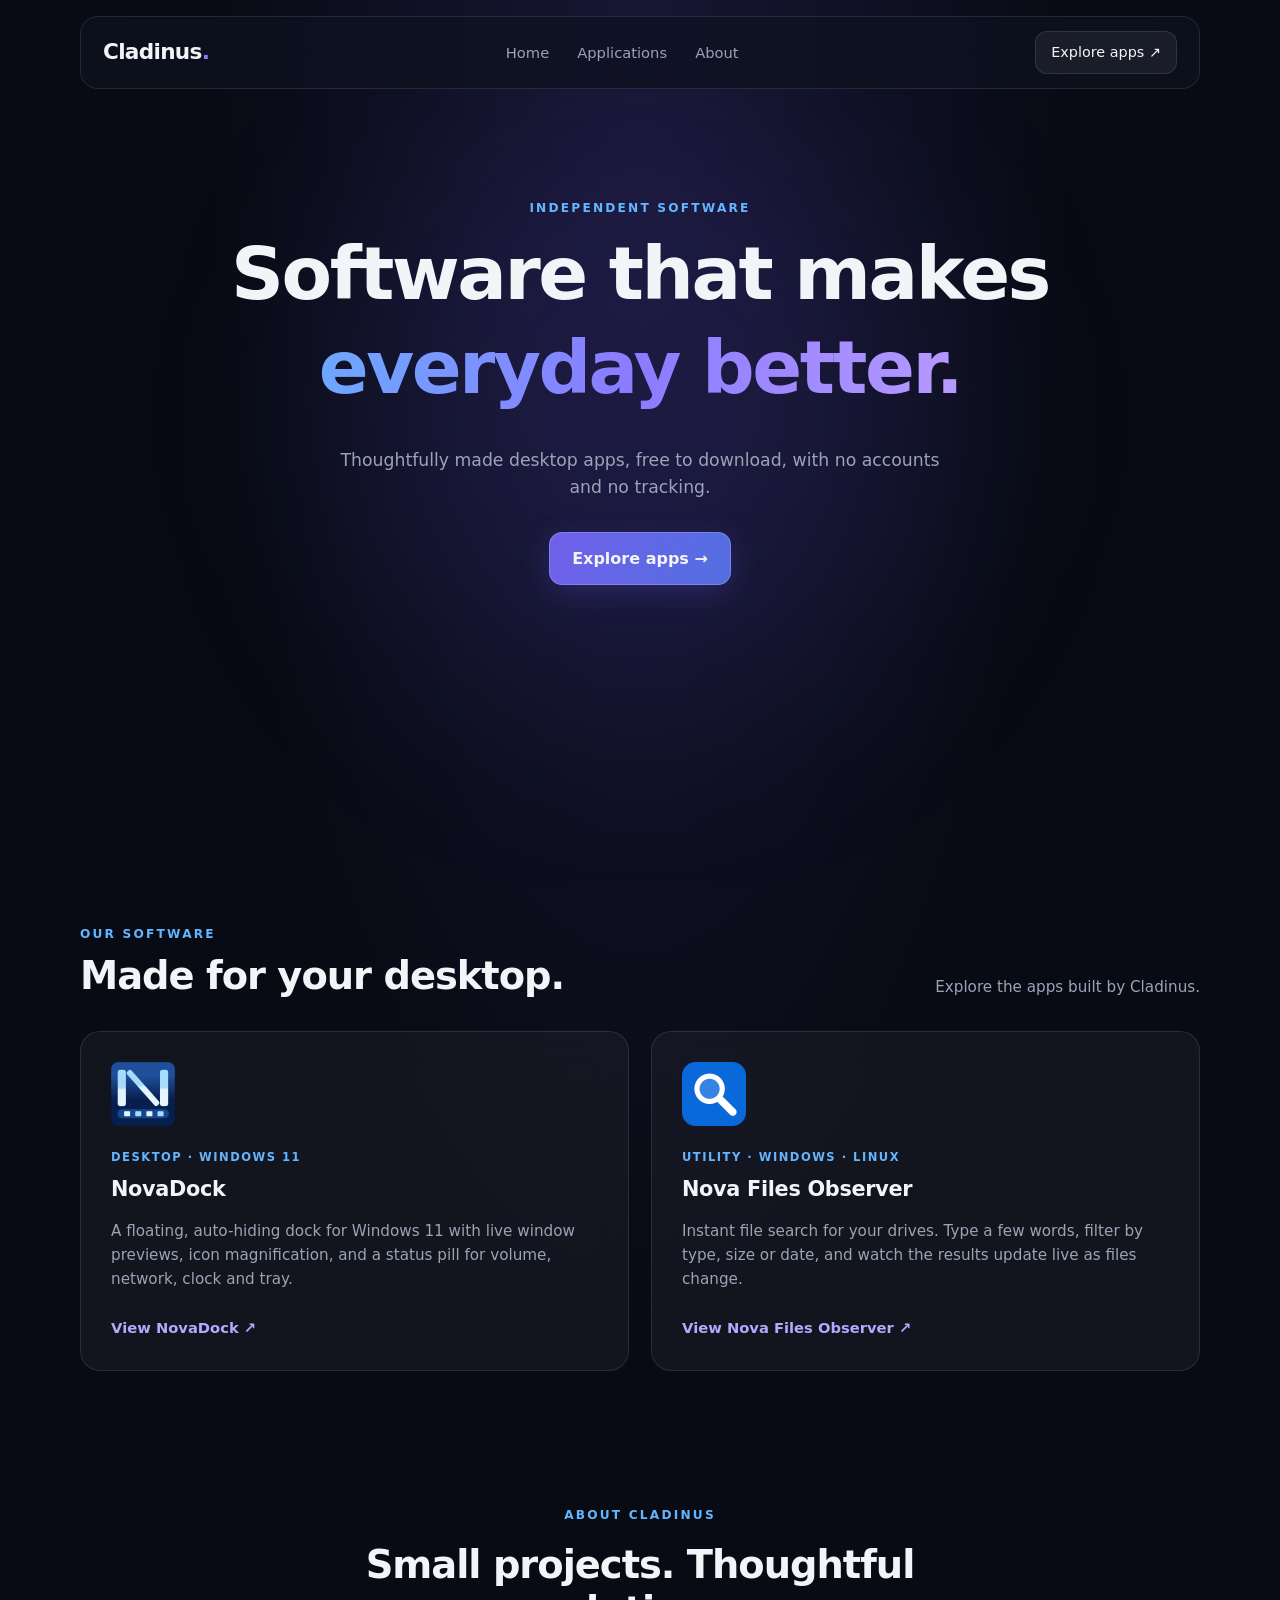
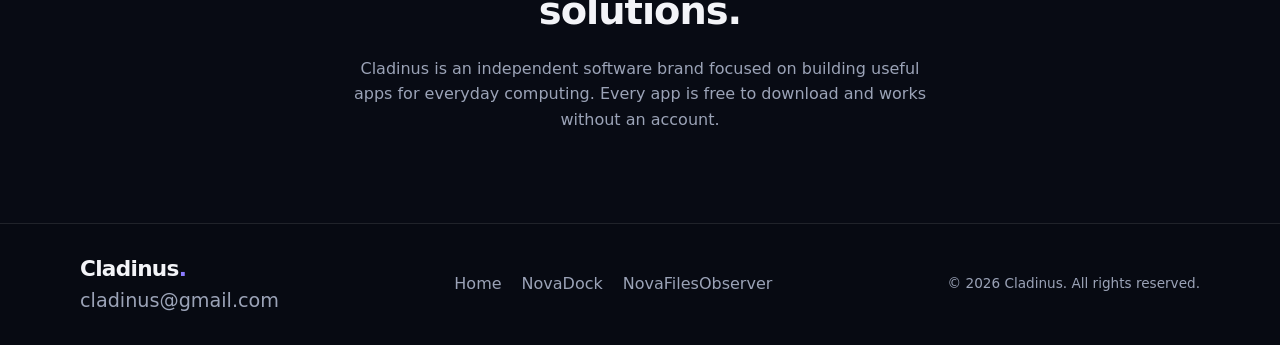
<file: index.html>
<!DOCTYPE html>
<html lang="en">
<head>
    <meta charset="UTF-8">
    <meta name="viewport" content="width=device-width, initial-scale=1.0">
    <meta name="description" content="Cladinus builds useful desktop applications designed to improve your everyday computing experience.">
    <meta property="og:title" content="Cladinus">
    <meta property="og:description" content="Independent software for a better desktop.">
    <title>Cladinus</title>
    <link rel="icon" type="image/png" href="assets/Cladinus.png">
    <link rel="stylesheet" href="css/style.css">
    <script src="js/script.js" defer></script>
</head>
<body>
    <header>
        <section class="navbar">
            <a href="#home" class="logo">Cladinus<span>.</span></a>
            <nav aria-label="Main">
                <a href="#home">Home</a>
                <a href="#apps">Applications</a>
                <a href="#about">About</a>
            </nav>
            <a href="#apps" class="nav-btn">Explore apps ↗</a>
        </section>

        <button class="menu-toggle" id="menu-toggle" aria-label="Open navigation menu"
                aria-expanded="false" aria-controls="mobile-menu">
            <img src="assets/menu.svg" alt="">
        </button>
        <div class="menu-overlay" id="menu-overlay"></div>
        <nav class="mobile-menu" id="mobile-menu" aria-label="Mobile navigation">
            <a href="#home">Home</a>
            <a href="#apps">Applications</a>
            <a href="#about">About</a>
        </nav>
    </header>

    <main>
        <section id="home" class="hero">
            <p class="eyebrow">INDEPENDENT SOFTWARE</p>
            <h1>Software that makes <span>everyday better.</span></h1>
            <p class="hero-description">
                Thoughtfully made desktop apps, free to download, with no accounts and no tracking.
            </p>
            <a href="#apps" class="primary-btn">Explore apps →</a>
            <div class="hero-decor" aria-hidden="true"></div>
        </section>

        <section class="apps-section">
            <div class="section-heading" id="apps">
                <div>
                    <p class="eyebrow">OUR SOFTWARE</p>
                    <h2>Made for your desktop.</h2>
                </div>
                <p class="section-description">Explore the apps built by Cladinus.</p>
            </div>

            <div class="app-grid grid-3">
                <article class="app-card">
                    <div class="app-icon"><img src="assets/NovaDock.png" alt="NovaDock"></div>
                    <p class="app-category">DESKTOP · WINDOWS 11</p>
                    <h3>NovaDock</h3>
                    <p class="app-description">
                        A floating, auto-hiding dock for Windows 11 with live window previews,
                        icon magnification, and a status pill for volume, network, clock and tray.
                    </p>
                    <a href="novadock.html" class="card-link">View NovaDock ↗</a>
                </article>

                <!-- <article class="app-card">
                    <div class="app-icon"><img src="assets/MediaPlayer++Icon.png" alt="MediaPlayer++"></div>
                    <p class="app-category">MEDIA · WINDOWS</p>
                    <h3>MediaPlayer++</h3>
                    <p class="app-description">
                        A desktop media player for your music and videos, with playlist management built in.
                    </p>
                    <a href="mediaplayer++.html" class="card-link">View MediaPlayer++ ↗</a>
                </article> -->

                <article class="app-card">
                    <div class="app-icon"><img src="assets/NovaFilesObserverIcon.png" alt="Nova Files Observer"></div>
                    <p class="app-category">UTILITY · WINDOWS · LINUX</p>
                    <h3>Nova Files Observer</h3>
                    <p class="app-description">
                        Instant file search for your drives. Type a few words, filter by type, size or date,
                        and watch the results update live as files change.
                    </p>
                    <a href="novafilesobserver.html" class="card-link">View Nova Files Observer ↗</a>
                </article>
            </div>
        </section>

        <section id="about" class="about-section">
            <p class="eyebrow">ABOUT CLADINUS</p>
            <h2>Small projects. Thoughtful solutions.</h2>
            <p>
                Cladinus is an independent software brand focused on building useful apps for
                everyday computing. Every app is free to download and works without an account.
            </p>
        </section>
    </main>

    <footer class="footer">
        <div>
            <a href="#home" class="logo">Cladinus<span>.</span></a>
            <p id="contact">cladinus@gmail.com</p>
        </div>
        <div id="pages">
            <a href="#home">Home</a>
            <a href="novadock.html">NovaDock</a>
            <a href="novafilesobserver.html">NovaFilesObserver</a>
        </div>
        <p>© <span id="year"></span> Cladinus. All rights reserved.</p>
    </footer>
</body>
</html>
</file>
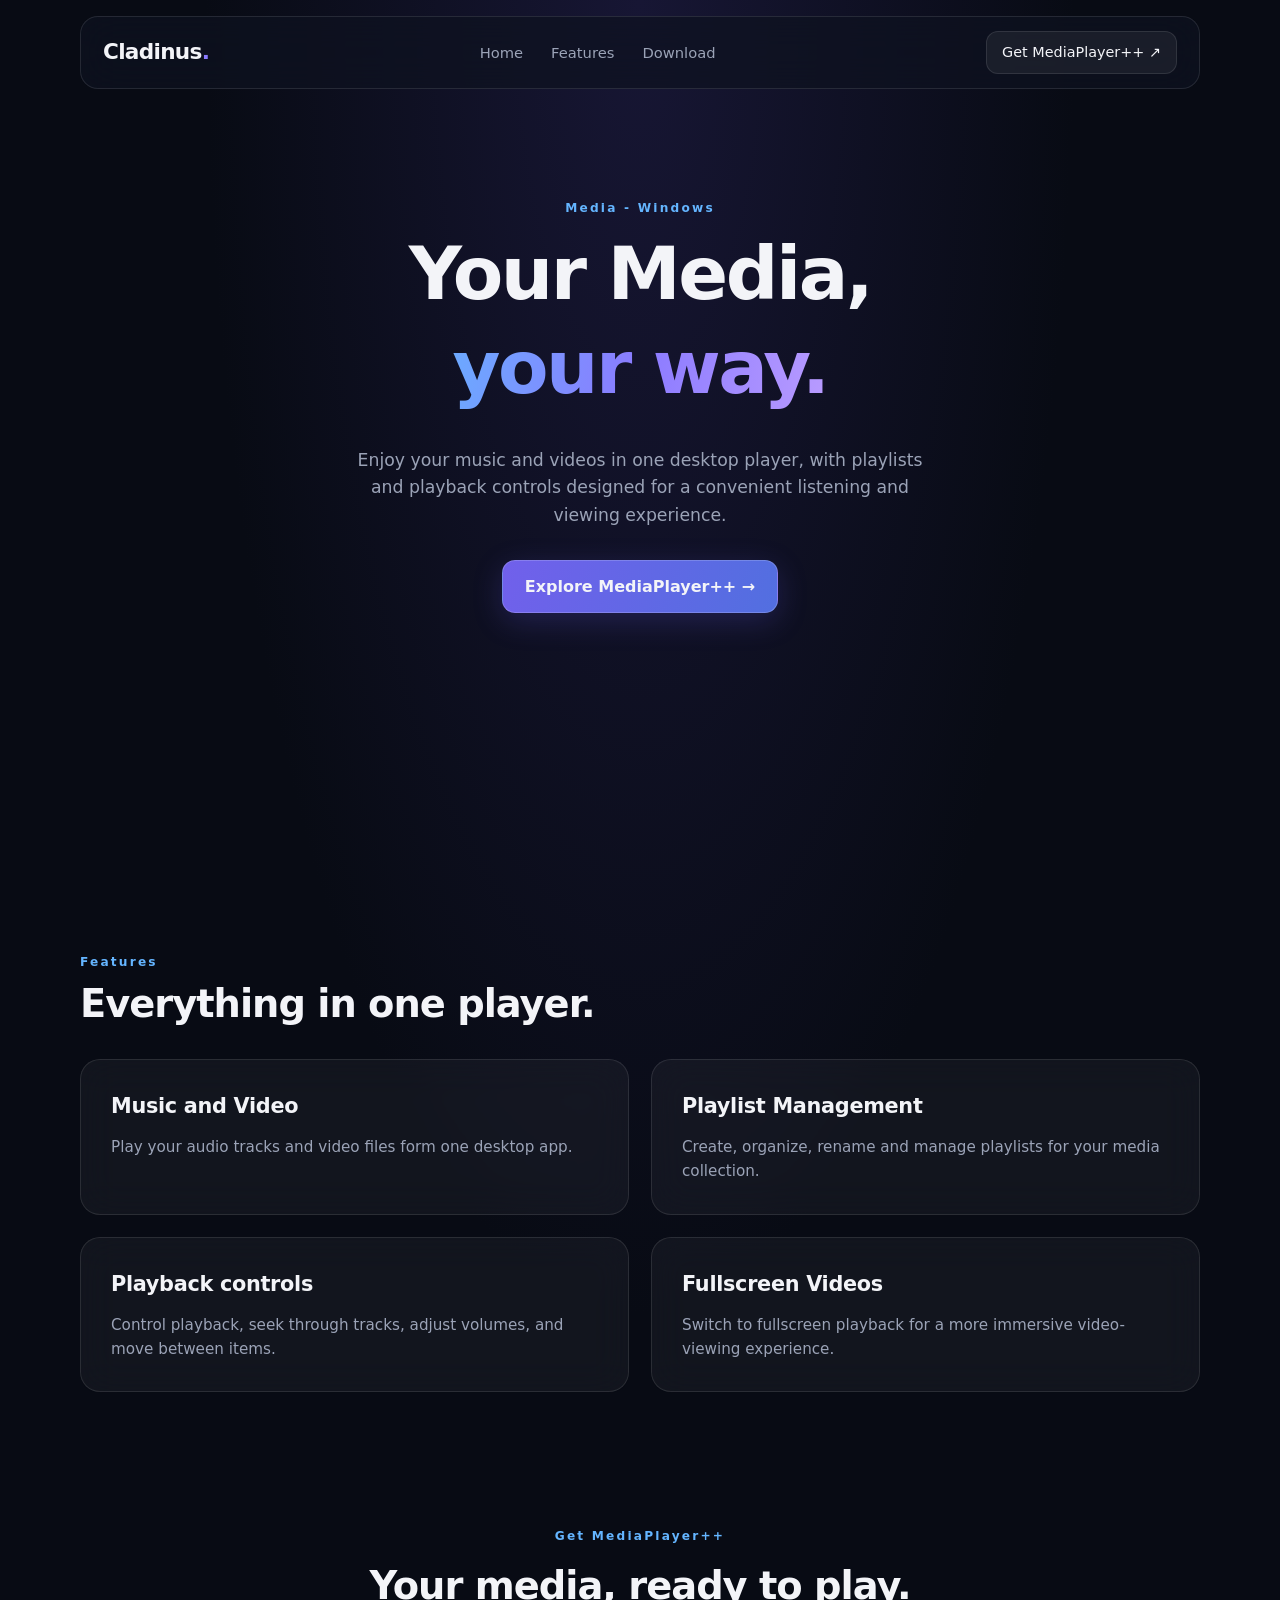
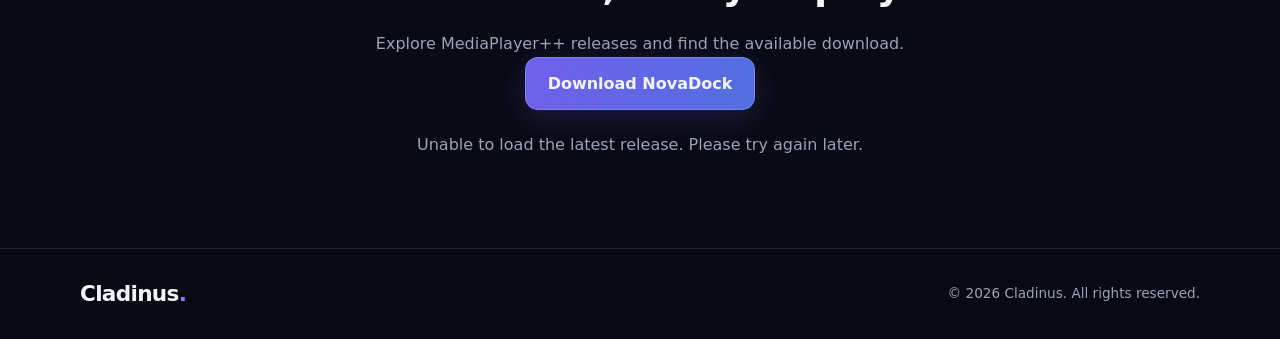
<file: mediaplayer++.html>
<!DOCTYPE html>
<html>
    <head>
        <meta charset="UTF-8">
        <meta name="viewport" content="width=device-width, initial-scale=1.0">
        <meta name="description" content="Discover NovaDock, a customizable dock-inspired desktop experience for Windows by Cladinus.">

        <title>MediaPlayer++ | Cladinus</title>
        <link rel="stylesheet" href="css/style.css">
        <script src="js/script.js" defer></script>
    </head>
    <body>
        <header>
            <section class="navbar">
            <a href="index.html" class="logo">Cladinus<span>.</span></a>

            <nav>
                <a href="index.html">Home</a>
                <a href="#features">Features</a>
                <a href="#download">Download</a>
            </nav>

            <a href="#download" class="nav-btn">Get MediaPlayer++ ↗</a>
        </section>
        
            <button class="menu-toggle" id="menu-toggle" aria-label="Open navigation menu" aria-expanded="false" aria-controls="mobile-menu">
                <img src="assets/menu.svg" alt="">
            </button>
            <div class="menu-overlay" id="menu-overlay"></div>
            <nav class="mobile-menu" id="mobile-menu" aria-label="Mobile navigation">
                <a href="index.html">Home</a>
                <a href="#features">Features</a>
                <a href="#download">Download</a>
                <a href="#download" class="nav-btn">Get MediaPlayer++ ↗</a>
            </nav>
        </header>

        <main>
            <section class="hero">
                <p class="eyebrow">Media - Windows</p>

                <h1>
                    Your Media,
                    <span>your way.</span>
                </h1>
                <p class="hero-description">
                    Enjoy your music and videos in one desktop player,
                    with playlists and playback controls designed for a convenient listening and viewing experience.
                </p>
                <a href="#features" class="primary-btn">Explore MediaPlayer++ →</a>
            </section>

            <section id="features" class="apps-section">
                <div class="section-heading">
                    <div>
                        <p class="eyebrow">Features</p>
                        <h2>Everything in one player.</h2>
                    </div>
                </div>
                <div class="app-grid">
                    <article class="app-card">
                        <h3>Music and Video</h3>
                        <p class="app-description">Play your audio tracks and video files form
                            one desktop app.</p>
                    </article>

                    <article class="app-card">
                        <h3>Playlist Management</h3>
                        <p class="app-description">Create, organize, rename and manage playlists
                            for your media collection.</p>
                    </article>
                    <article class="app-card">
                        <h3>Playback controls</h3>
                        <p class="app-description">Control playback, seek through tracks,
                            adjust volumes, and move between items.
                        </p>
                    </article>
                    <article class="app-card">
                        <h3>Fullscreen Videos</h3>
                        <p class="app-description">Switch to fullscreen playback for a more
                            immersive video-viewing experience.</p>
                    </article>
                </div>
            </section>
            <section id="download" class="about-section">
                <p class="eyebrow">Get MediaPlayer++</p>
                <h2>Your media, ready to play.</h2>
                <p>Explore MediaPlayer++ releases and find the available download.</p>
                <!-- <a href="https://github.com/M-H-S-2637/MediaPlayerPlusPlus-Releases/releases" target="_blank" rel="noopener noreferrer" class="primary-btn">View Downloads ↗</a> -->
                 <div id="release-info-mediaplayer">
                    <p>Loading the latest release...</p>
                </div>

                <a href="#" id="download-btn-mediaplayer" class="primary-btn" hidden>Download NovaDock</a>

                <p id="release-error-mediaplayer" hidden>
                    Unable to load the latest release. Please try again later.
                </p>
            </section>

            <footer class="footer">
                <a href="index.html" class="logo">Cladinus<span>.</span></a>
                <p>© <span id="year"></span> Cladinus. All rights reserved.</p>
            </footer>
        </main>
    </body>
</file>
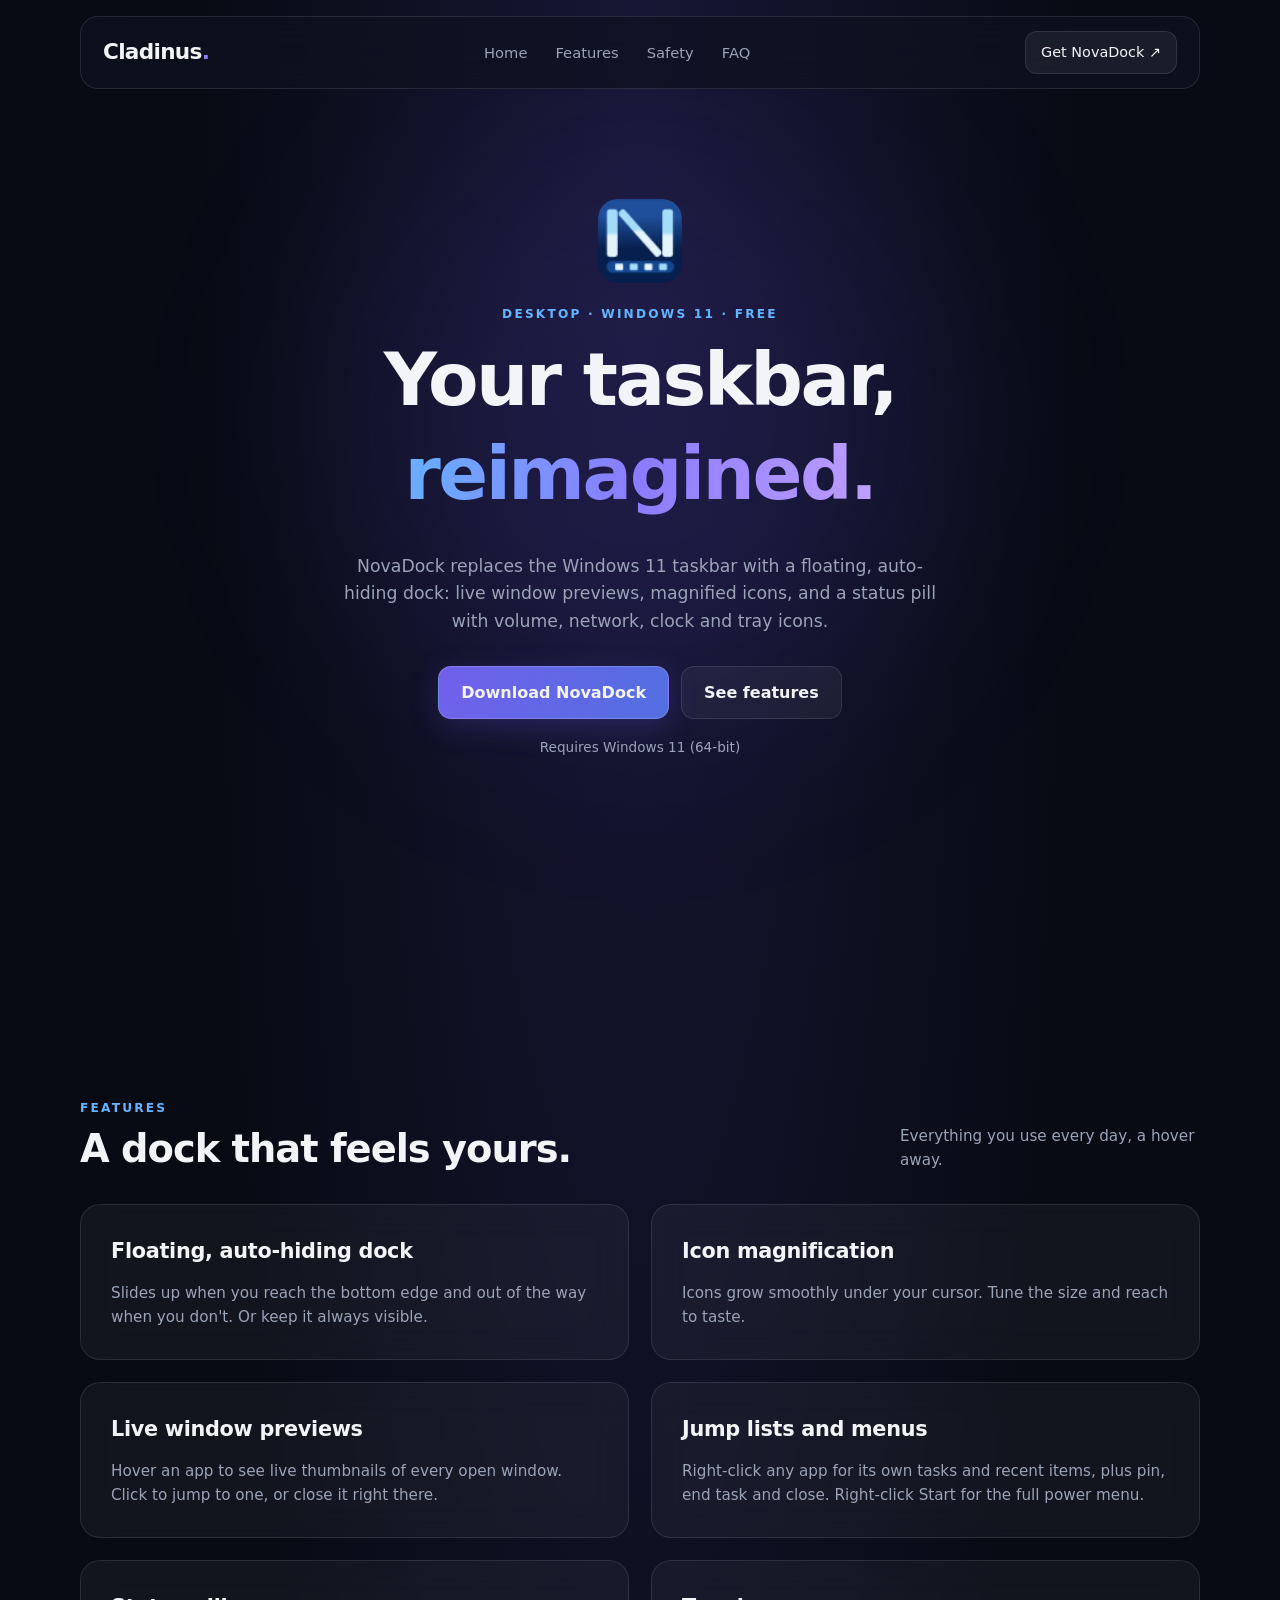
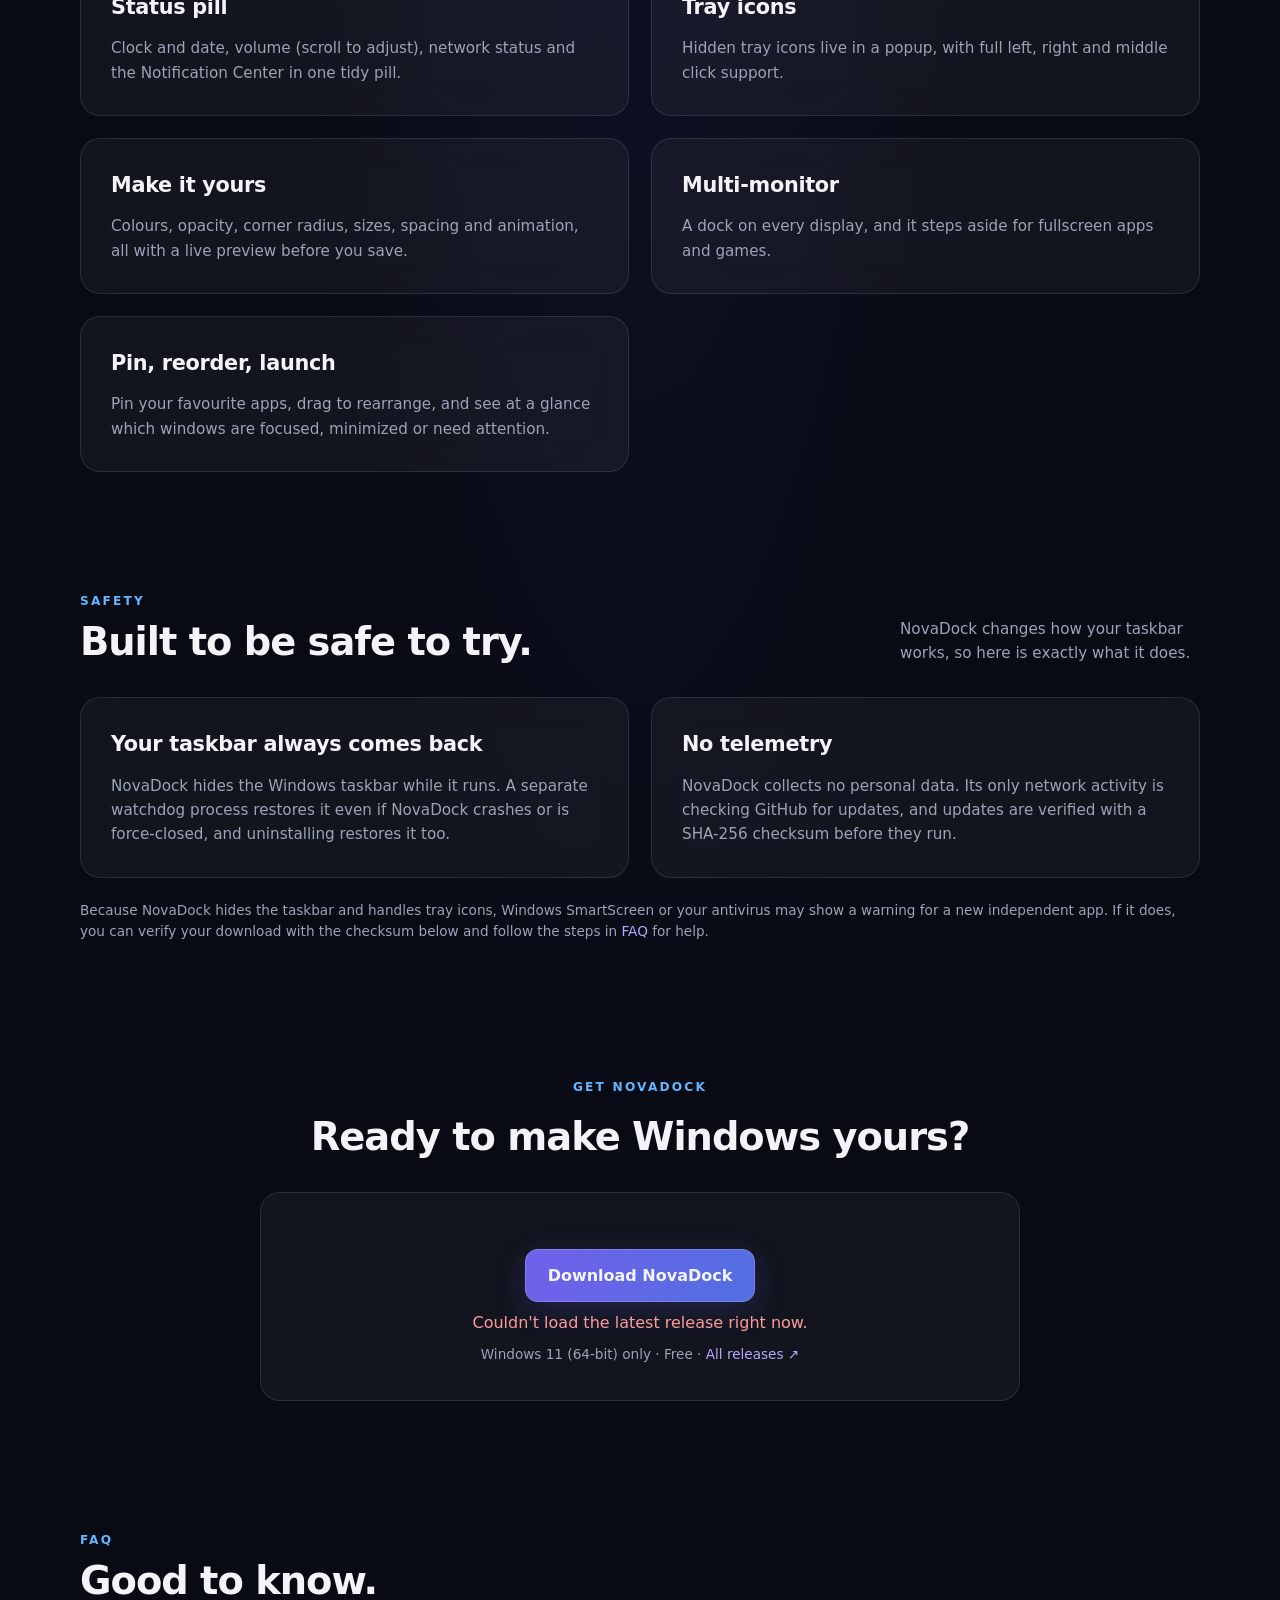
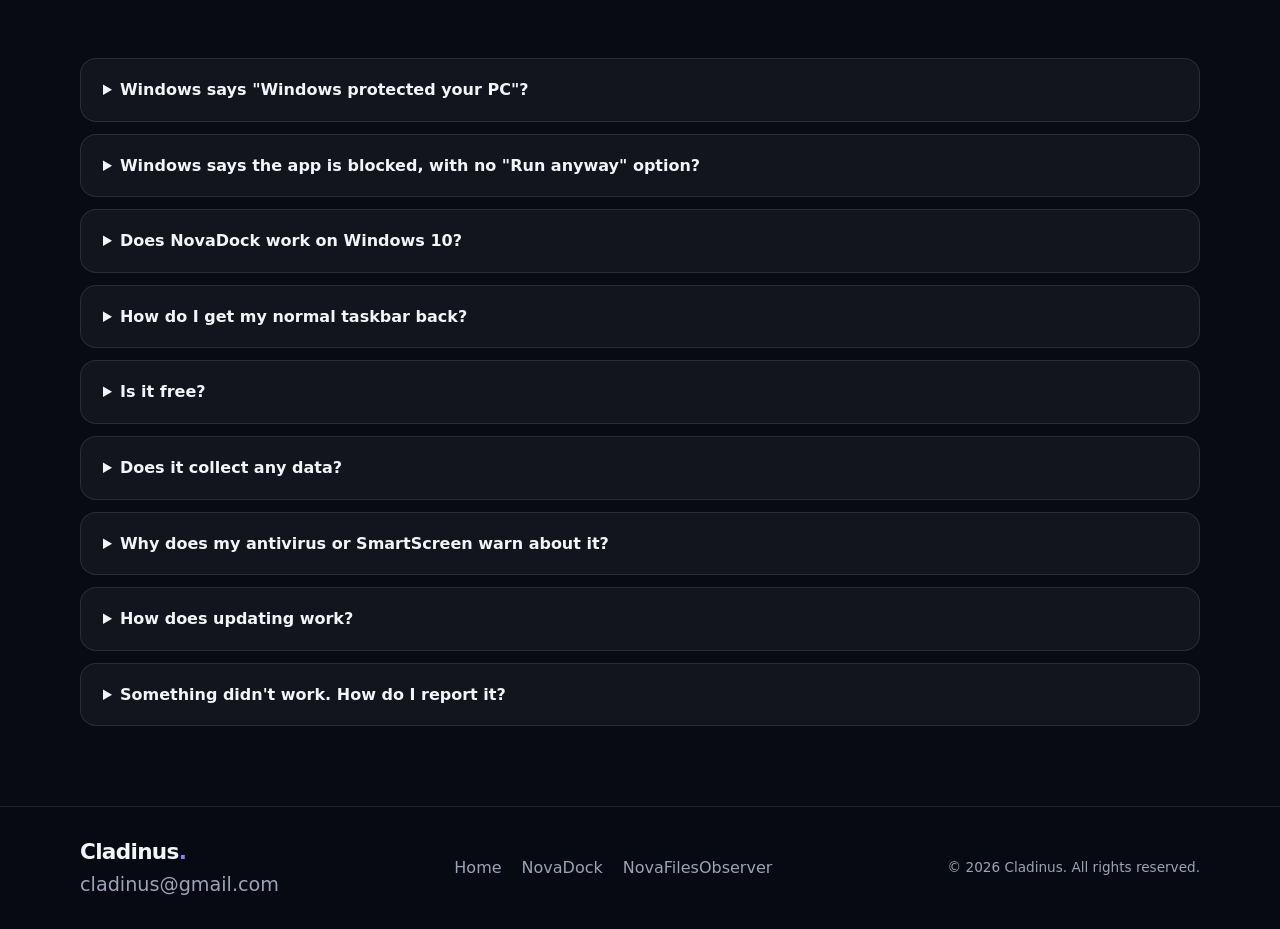
<file: novadock.html>
<!DOCTYPE html>
<html lang="en">
<head>
    <meta charset="UTF-8">
    <meta name="viewport" content="width=device-width, initial-scale=1.0">
    <meta name="description" content="NovaDock is a free floating dock for Windows 11 with live window previews, icon magnification and a status pill. By Cladinus.">
    <meta property="og:title" content="NovaDock | Cladinus">
    <meta property="og:description" content="A free floating dock for Windows 11.">
    <title>NovaDock | Cladinus</title>
    <link rel="icon" type="image/png" href="assets/Cladinus.png">
    <link rel="icon" href="assets/NovaDock.png">
    <link rel="stylesheet" href="css/style.css">
    <script src="js/script.js" defer></script>
</head>
<body>
    <header>
        <section class="navbar">
            <a href="index.html" class="logo">Cladinus<span>.</span></a>
            <nav aria-label="Main">
                <a href="index.html">Home</a>
                <a href="#features">Features</a>
                <a href="#safety">Safety</a>
                <a href="#faq">FAQ</a>
            </nav>
            <a href="#download" class="nav-btn">Get NovaDock ↗</a>
        </section>

        <button class="menu-toggle" id="menu-toggle" aria-label="Open navigation menu"
                aria-expanded="false" aria-controls="mobile-menu">
            <img src="assets/menu.svg" alt="">
        </button>
        <div class="menu-overlay" id="menu-overlay"></div>
        <nav class="mobile-menu" id="mobile-menu" aria-label="Mobile navigation">
            <a href="index.html">Home</a>
            <a href="#features">Features</a>
            <a href="#safety">Safety</a>
            <a href="#faq">FAQ</a>
            <a href="#download">Download</a>
        </nav>
    </header>

    <main>
        <section class="hero" id="home">
            <img class="hero-icon" src="assets/NovaDock.png" alt="" width="84" height="84">
            <p class="eyebrow">DESKTOP · WINDOWS 11 · FREE</p>
            <h1>Your taskbar, <span>reimagined.</span></h1>
            <p class="hero-description">
                NovaDock replaces the Windows 11 taskbar with a floating, auto-hiding dock:
                live window previews, magnified icons, and a status pill with volume, network,
                clock and tray icons.
            </p>
            <div class="btn-row">
                <a href="#download" class="primary-btn">Download NovaDock</a>
                <a href="#features" class="secondary-btn">See features</a>
            </div>
            <p class="hero-note">Requires Windows 11 (64-bit)</p>
            <div class="hero-decor" aria-hidden="true"></div>
        </section>

        <!-- Add a screenshot or GIF here once you have one:
        <section class="shot"><img src="assets/novadock-screenshot.png" alt="NovaDock on a Windows 11 desktop"></section> -->

        <section class="apps-section">
            <div class="section-heading" id="features">
                <div>
                    <p class="eyebrow">FEATURES</p>
                    <h2>A dock that feels yours.</h2>
                </div>
                <p class="section-description">Everything you use every day, a hover away.</p>
            </div>

            <div class="app-grid grid-3">
                <article class="app-card">
                    <h3>Floating, auto-hiding dock</h3>
                    <p class="app-description">Slides up when you reach the bottom edge and out of the way when you don't. Or keep it always visible.</p>
                </article>
                <article class="app-card">
                    <h3>Icon magnification</h3>
                    <p class="app-description">Icons grow smoothly under your cursor. Tune the size and reach to taste.</p>
                </article>
                <article class="app-card">
                    <h3>Live window previews</h3>
                    <p class="app-description">Hover an app to see live thumbnails of every open window. Click to jump to one, or close it right there.</p>
                </article>
                <article class="app-card">
                    <h3>Jump lists and menus</h3>
                    <p class="app-description">Right-click any app for its own tasks and recent items, plus pin, end task and close. Right-click Start for the full power menu.</p>
                </article>
                <article class="app-card">
                    <h3>Status pill</h3>
                    <p class="app-description">Clock and date, volume (scroll to adjust), network status and the Notification Center in one tidy pill.</p>
                </article>
                <article class="app-card">
                    <h3>Tray icons</h3>
                    <p class="app-description">Hidden tray icons live in a popup, with full left, right and middle click support.</p>
                </article>
                <article class="app-card">
                    <h3>Make it yours</h3>
                    <p class="app-description">Colours, opacity, corner radius, sizes, spacing and animation, all with a live preview before you save.</p>
                </article>
                <article class="app-card">
                    <h3>Multi-monitor</h3>
                    <p class="app-description">A dock on every display, and it steps aside for fullscreen apps and games.</p>
                </article>
                <article class="app-card">
                    <h3>Pin, reorder, launch</h3>
                    <p class="app-description">Pin your favourite apps, drag to rearrange, and see at a glance which windows are focused, minimized or need attention.</p>
                </article>
            </div>
        </section>

        <section id="safety" class="apps-section">
            <div class="section-heading">
                <div>
                    <p class="eyebrow">SAFETY</p>
                    <h2>Built to be safe to try.</h2>
                </div>
                <p class="section-description">NovaDock changes how your taskbar works, so here is exactly what it does.</p>
            </div>
            <div class="app-grid">
                <article class="app-card">
                    <h3>Your taskbar always comes back</h3>
                    <p class="app-description">NovaDock hides the Windows taskbar while it runs. A separate watchdog process restores it even if NovaDock crashes or is force-closed, and uninstalling restores it too.</p>
                </article>
                <article class="app-card">
                    <h3>No telemetry</h3>
                    <p class="app-description">NovaDock collects no personal data. Its only network activity is checking GitHub for updates, and updates are verified with a SHA-256 checksum before they run.</p>
                </article>
            </div>
            <!-- Keep or remove depending on whether the installer is code-signed -->
            <p class="fineprint">
                Because NovaDock hides the taskbar and handles tray icons, Windows SmartScreen or
                your antivirus may show a warning for a new independent app. If it does, you can
                verify your download with the checksum below and follow the steps in <a href="#faq">
                FAQ</a> for help.
            </p>
        </section>

        <section id="download" class="about-section">
            <p class="eyebrow">GET NOVADOCK</p>
            <h2>Ready to make Windows yours?</h2>

            <div class="download-card">
                <div id="release-info-novadock"><p>Loading the latest release…</p></div>

                <a href="#" id="download-btn-novadock" class="primary-btn" hidden>Download NovaDock</a>

                <p id="sha-novadock" class="sha" hidden>
                    SHA-256: <code></code><br>
                    <span>Verify in PowerShell: <code>Get-FileHash .\NovaDock-setup.exe</code></span>
                </p>

                <p id="release-error-novadock" class="release-error" hidden>
                    Couldn't load the latest release right now.
                </p>

                <p class="fineprint">
                    Windows 11 (64-bit) only · Free ·
                    <a href="https://github.com/Cladinus/NovaDock-Releases/releases" target="_blank" rel="noopener noreferrer">All releases ↗</a>
                </p>
            </div>
        </section>

        <section id="faq" class="apps-section">
            <div class="section-heading">
                <div>
                    <p class="eyebrow">FAQ</p>
                    <h2>Good to know.</h2>
                </div>
            </div>
            <div class="faq">
                <details class="install-help">
                    <summary>Windows says "Windows protected your PC"?</summary>
                    <p>New independent apps haven't built up reputation with Microsoft yet, so Windows shows
                    this warning for NovaDock's installer. It is expected. To continue:</p>
                    <ol>
                        <li>Compare the SHA-256 above with your download
                            (<code>Get-FileHash .\NovaDock-setup.exe</code> in PowerShell).</li>
                        <li>On the blue screen, click <strong>More info</strong>, then <strong>Run anyway</strong>.</li>
                    </ol>
                    <p>If you don't see "Run anyway", right-click the downloaded file, choose
                    <strong>Properties</strong>, tick <strong>Unblock</strong> at the bottom, click OK,
                    and run it again.</p>
                </details>
                <details>
                    <summary>Windows says the app is blocked, with no "Run anyway" option?</summary>
                    <p>That is Smart App Control, a Windows 11 feature that blocks apps without a trusted signature,
                    with no way to allow a single app. NovaDock isn't signed yet, so on PCs where Smart App
                    Control is on, Windows blocks it.</p>
                    <p>Your options are to wait for the Microsoft Store version, or to turn Smart App Control off in
                    <strong>Windows Security &gt; App &amp; browser control &gt; Smart App Control</strong>. Turning it off
                    lowers your protection against unsigned programs, so only do that if you're comfortable with it.
                    On recent Windows 11 updates you can turn it back on later; on older versions you can't without
                    resetting Windows.</p>
                </details>
                <details>
                    <summary>Does NovaDock work on Windows 10?</summary>
                    <p>No. NovaDock is built for Windows 11. Windows 10 handles volume, network, notifications and tray icons differently, so only the basic dock would work there.</p>
                </details>
                <details>
                    <summary>How do I get my normal taskbar back?</summary>
                    <p>Right-click the NovaDock tray icon and choose Close NovaDock, or just uninstall it. If NovaDock ever crashes or is ended in Task Manager, the watchdog restores your taskbar automatically.</p>
                </details>
                <details>
                    <summary>Is it free?</summary>
                    <p>Yes, NovaDock is free to download and use.</p>
                </details>
                <details>
                    <summary>Does it collect any data?</summary>
                    <p>No. It doesn't send telemetry or personal data anywhere. It checks GitHub for new versions and keeps small diagnostic logs on your own PC.</p>
                </details>
                <details>
                    <summary>Why does my antivirus or SmartScreen warn about it?</summary>
                    <p>NovaDock hides the Windows taskbar and intercepts tray icon messages so it can show them in its own pill. Security software can be cautious about that behaviour in a new app. You can compare the SHA-256 on this page with your download to confirm it's untouched.</p>
                </details>
                <details>
                    <summary>How does updating work?</summary>
                    <p>NovaDock checks for updates in the background. It always asks before installing, and verifies the download's checksum first.</p>
                </details>
                <details>
                    <summary>Something didn't work. How do I report it?</summary>
                    <p>Open an issue on the
                    <a href="https://github.com/cladinus/NovaDock-Releases/issues" target="_blank" rel="noopener noreferrer">GitHub ↗</a>
                    and mention your Windows version, whether Smart App Control is on, and what you saw.
                    That helps a lot. You need a free GitHub account for this.</p>
                    <p>Prefer email? Write to <a href="mailto:cladinus@gmail.com?subject=NovaDock%20feedback">cladinus@gmail.com</a>
                    with the same details. Please don't include private file names.</p>
                </details>
            </div>
        </section>
    </main>

    <footer class="footer">
        <div>
            <a href="#home" class="logo">Cladinus<span>.</span></a>
            <p id="contact">cladinus@gmail.com</p>
        </div>
        <div id="pages">
            <a href="index.html">Home</a>
            <a href="#home">NovaDock</a>
            <a href="novafilesobserver.html">NovaFilesObserver</a>
        </div>
        <p>© <span id="year"></span> Cladinus. All rights reserved.</p>
    </footer>
</body>
</html>
</file>
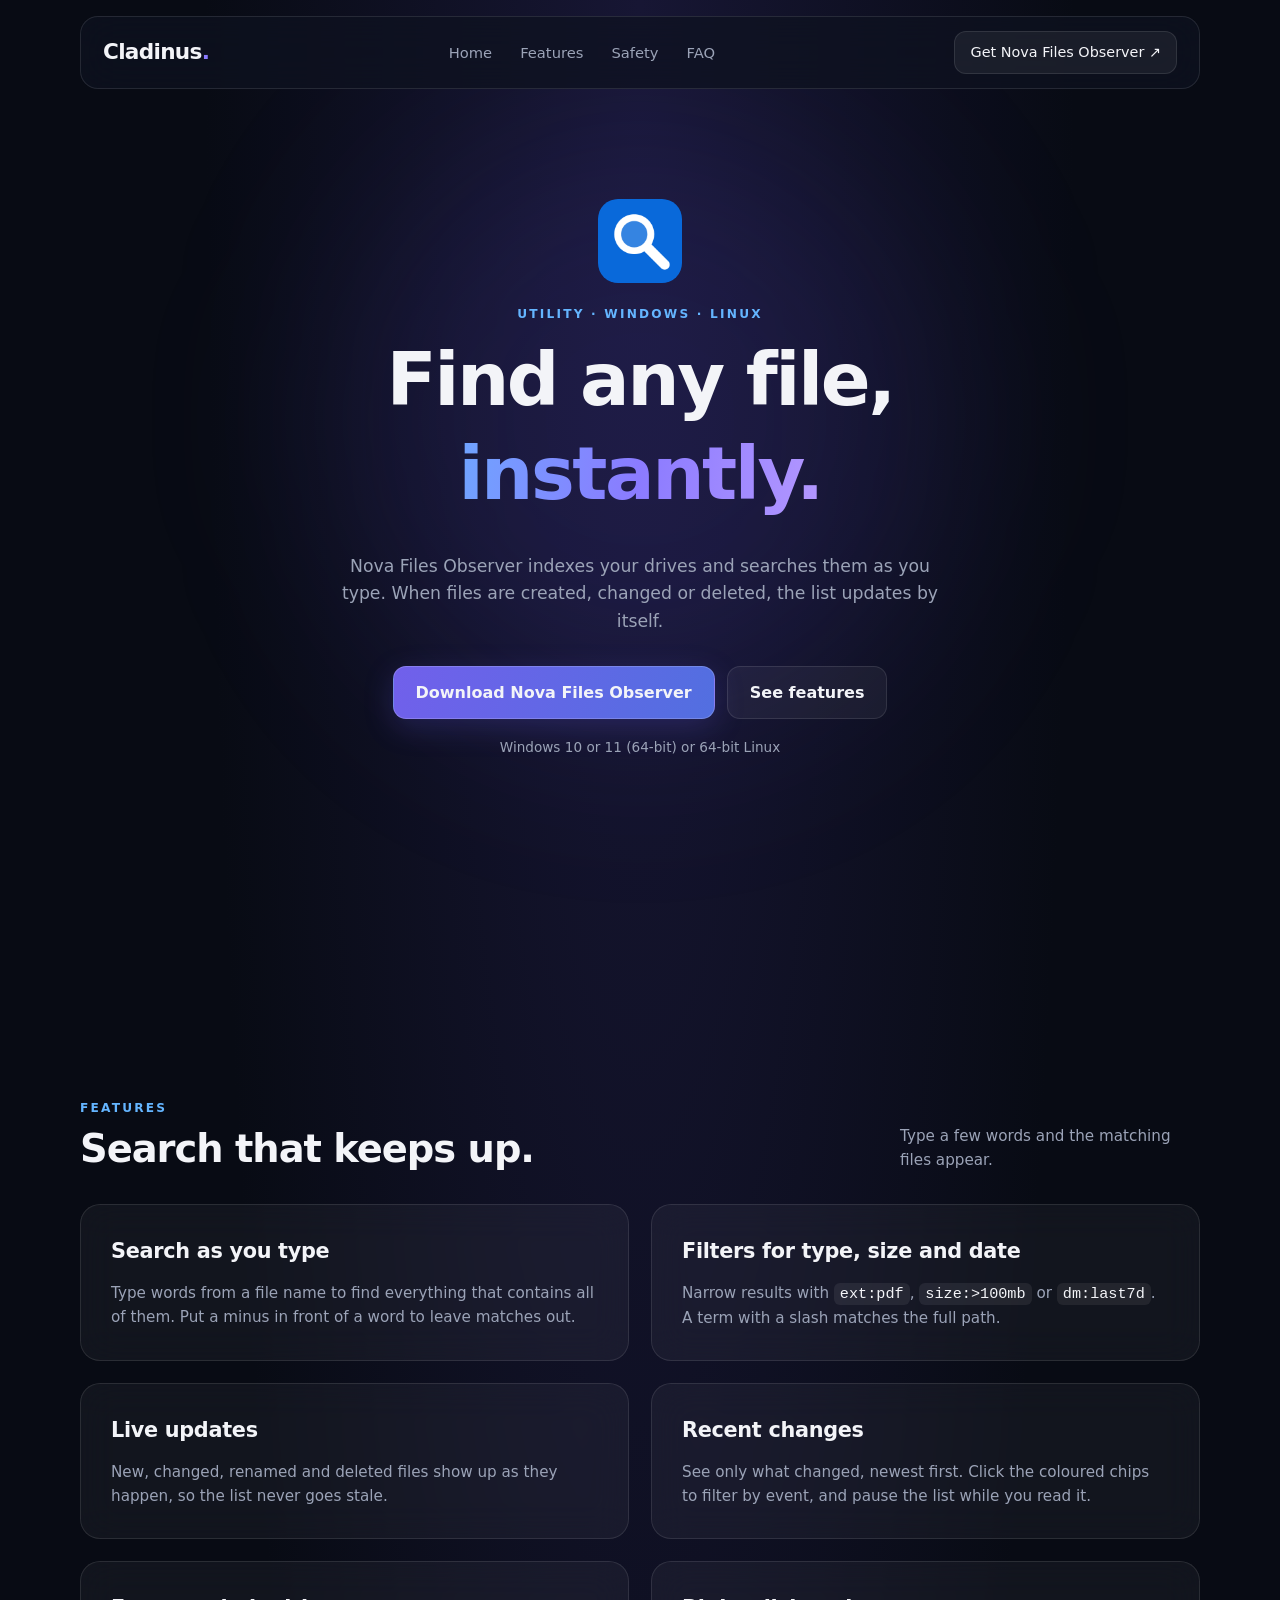
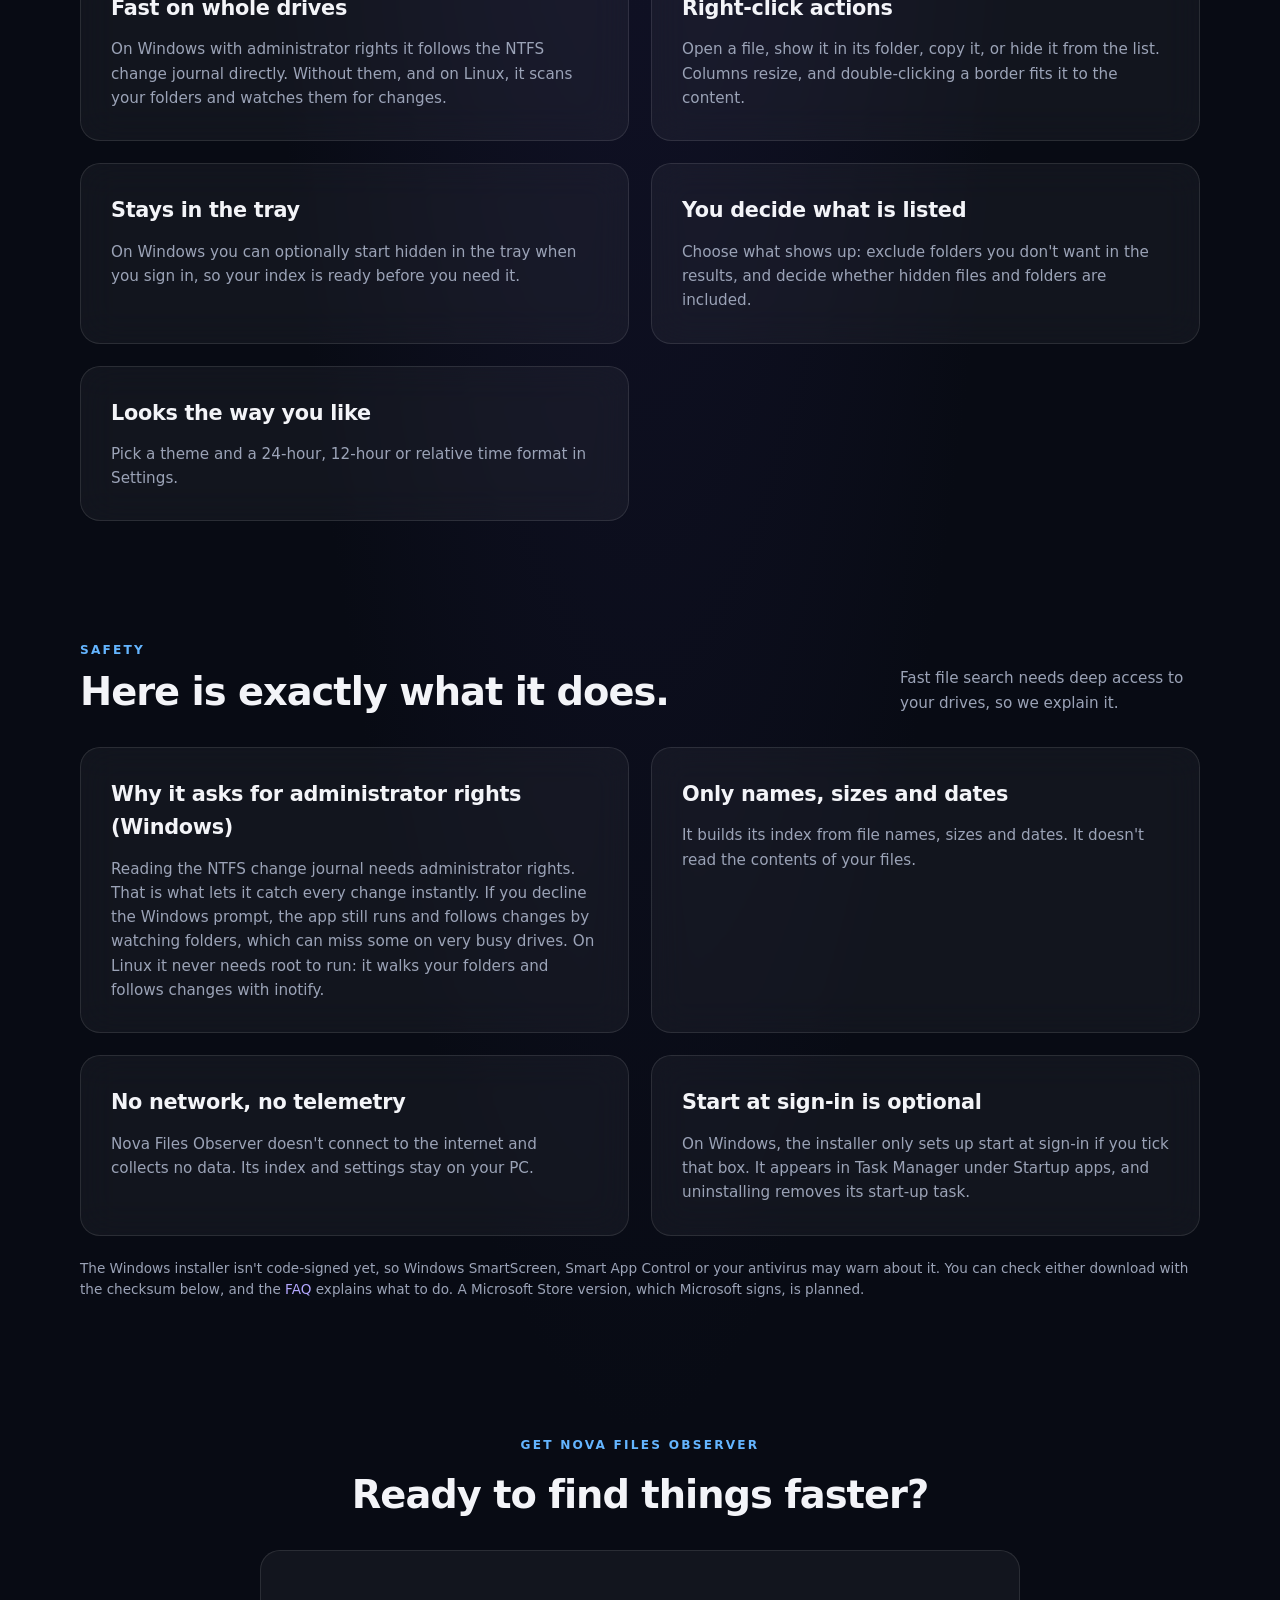
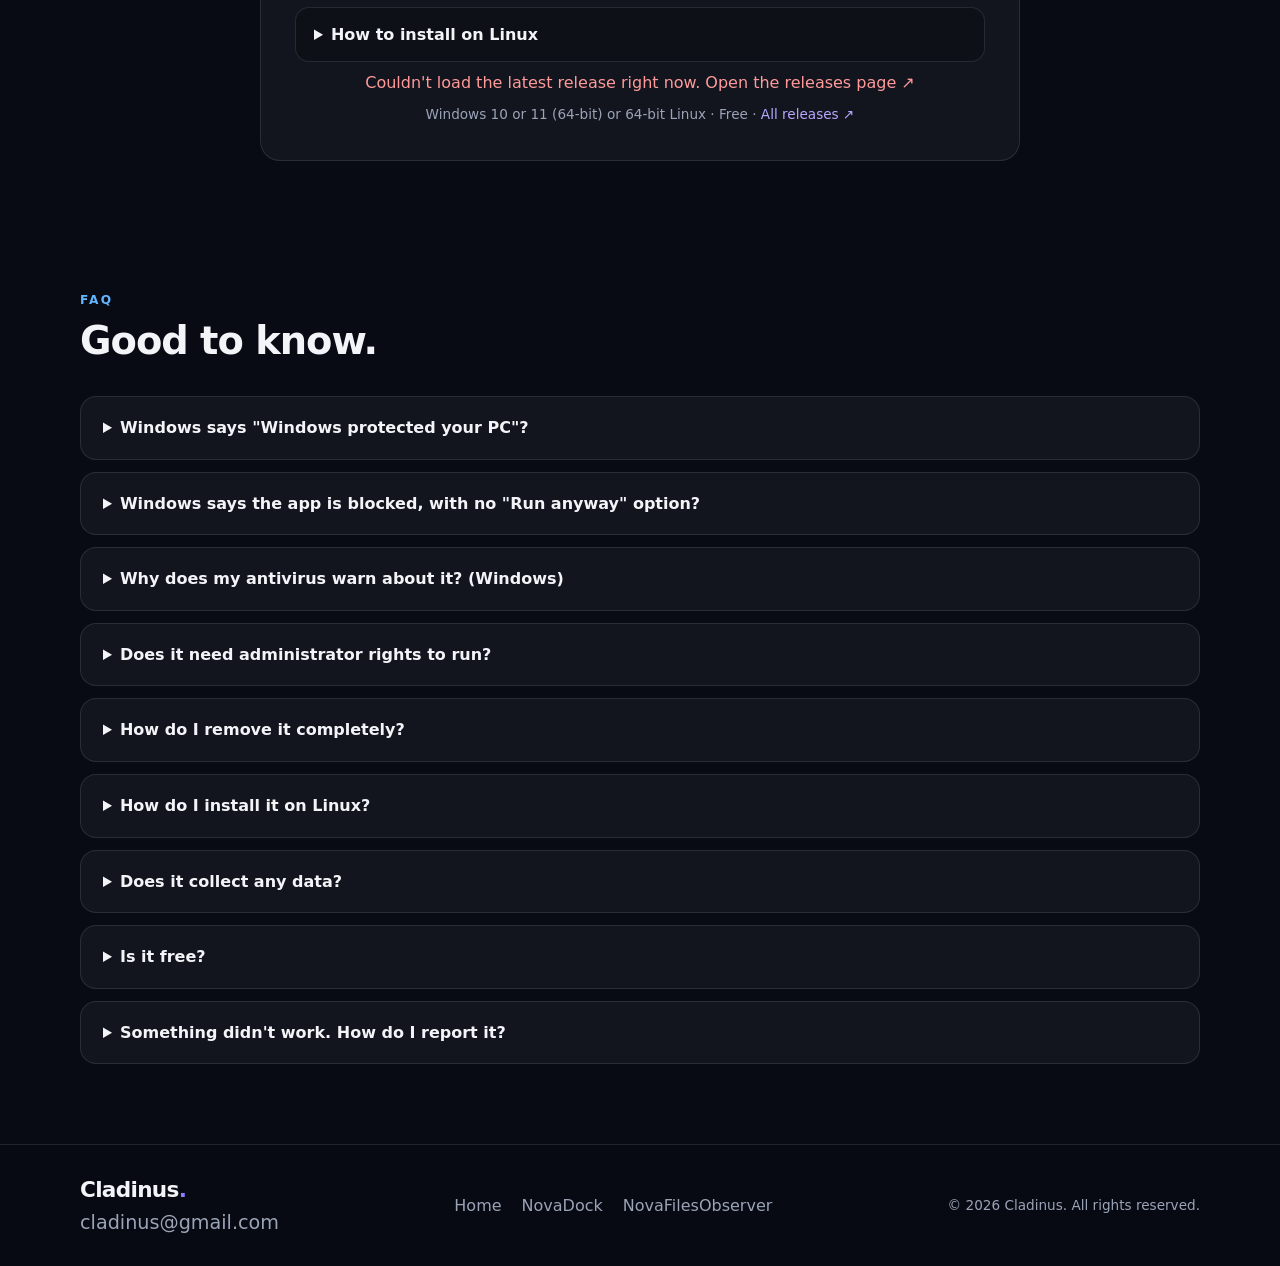
<file: novafilesobserver.html>
<!DOCTYPE html>
<html lang="en">
<head>
    <meta charset="UTF-8">
    <meta name="viewport" content="width=device-width, initial-scale=1.0">
    <meta name="description" content="Nova Files Observer is a free, instant file search for Windows and Linux with live updates. Find any file by name, type, size or date. By Cladinus.">
    <meta property="og:title" content="Nova Files Observer | Cladinus">
    <meta property="og:description" content="Instant file search for Windows and Linux, with live updates.">
    <title>Nova Files Observer | Cladinus</title>
    <link rel="icon" type="image/png" href="assets/Cladinus.png">
    <link rel="icon" href="assets/NovaFilesObserverIcon.png">
    <link rel="stylesheet" href="css/style.css">
    <script src="js/script.js" defer></script>
</head>
<body>
    <header>
        <section class="navbar">
            <a href="index.html" class="logo">Cladinus<span>.</span></a>
            <nav aria-label="Main">
                <a href="index.html">Home</a>
                <a href="#features">Features</a>
                <a href="#safety">Safety</a>
                <a href="#faq">FAQ</a>
            </nav>
            <a href="#download" class="nav-btn">Get Nova Files Observer ↗</a>
        </section>

        <button class="menu-toggle" id="menu-toggle" aria-label="Open navigation menu"
                aria-expanded="false" aria-controls="mobile-menu">
            <img src="assets/menu.svg" alt="">
        </button>
        <div class="menu-overlay" id="menu-overlay"></div>
        <nav class="mobile-menu" id="mobile-menu" aria-label="Mobile navigation">
            <a href="index.html">Home</a>
            <a href="#features">Features</a>
            <a href="#safety">Safety</a>
            <a href="#faq">FAQ</a>
            <a href="#download">Download</a>
        </nav>
    </header>

    <main>
        <section class="hero" id="home">
            <!-- Put your app icon at assets/NovaFilesObserverIcon.png (or change the file name here and in the head) -->
            <img class="hero-icon" src="assets/NovaFilesObserverIcon.png" alt="" width="84" height="84">
            <p class="eyebrow">UTILITY · WINDOWS · LINUX</p>
            <h1>Find any file, <span>instantly.</span></h1>
            <p class="hero-description">
                Nova Files Observer indexes your drives and searches them as you type. When files are
                created, changed or deleted, the list updates by itself.
            </p>
            <div class="btn-row">
                <a href="#download" class="primary-btn">Download Nova Files Observer</a>
                <a href="#features" class="secondary-btn">See features</a>
            </div>
            <p class="hero-note">Windows 10 or 11 (64-bit) or 64-bit Linux</p>
            <div class="hero-decor" aria-hidden="true"></div>
        </section>

        <!-- Add a screenshot here once you have one:
        <section class="shot"><img src="assets/novafilesobserver-screenshot.png" alt="Nova Files Observer searching a drive"></section> -->

        <section class="apps-section">
            <div class="section-heading" id="features">
                <div>
                    <p class="eyebrow">FEATURES</p>
                    <h2>Search that keeps up.</h2>
                </div>
                <p class="section-description">Type a few words and the matching files appear.</p>
            </div>

            <div class="app-grid grid-3">
                <article class="app-card">
                    <h3>Search as you type</h3>
                    <p class="app-description">Type words from a file name to find everything that contains all of them. Put a minus in front of a word to leave matches out.</p>
                </article>
                <article class="app-card">
                    <h3>Filters for type, size and date</h3>
                    <p class="app-description">Narrow results with <code>ext:pdf</code>, <code>size:&gt;100mb</code> or <code>dm:last7d</code>. A term with a slash matches the full path.</p>
                </article>
                <article class="app-card">
                    <h3>Live updates</h3>
                    <p class="app-description">New, changed, renamed and deleted files show up as they happen, so the list never goes stale.</p>
                </article>
                <article class="app-card">
                    <h3>Recent changes</h3>
                    <p class="app-description">See only what changed, newest first. Click the coloured chips to filter by event, and pause the list while you read it.</p>
                </article>
                <article class="app-card">
                    <h3>Fast on whole drives</h3>
                    <p class="app-description">On Windows with administrator rights it follows the NTFS change journal directly. Without them, and on Linux, it scans your folders and watches them for changes.</p>
                </article>
                <article class="app-card">
                    <h3>Right-click actions</h3>
                    <p class="app-description">Open a file, show it in its folder, copy it, or hide it from the list. Columns resize, and double-clicking a border fits it to the content.</p>
                </article>
                <article class="app-card">
                    <h3>Stays in the tray</h3>
                    <p class="app-description">On Windows you can optionally start hidden in the tray when you sign in, so your index is ready before you need it.</p>
                </article>
                <article class="app-card">
                    <h3>You decide what is listed</h3>
                    <p class="app-description">Choose what shows up: exclude folders you don't want in the results, and decide whether hidden files and folders are included.</p>
                </article>
                <article class="app-card">
                    <h3>Looks the way you like</h3>
                    <p class="app-description">Pick a theme and a 24-hour, 12-hour or relative time format in Settings.</p>
                </article>
            </div>
        </section>

        <section id="safety" class="apps-section">
            <div class="section-heading">
                <div>
                    <p class="eyebrow">SAFETY</p>
                    <h2>Here is exactly what it does.</h2>
                </div>
                <p class="section-description">Fast file search needs deep access to your drives, so we explain it.</p>
            </div>
            <div class="app-grid">
                <article class="app-card">
                    <h3>Why it asks for administrator rights (Windows)</h3>
                    <p class="app-description">Reading the NTFS change journal needs administrator rights. That is what lets it catch every change instantly. If you decline the Windows prompt, the app still runs and follows changes by watching folders, which can miss some on very busy drives. On Linux it never needs root to run: it walks your folders and follows changes with inotify.</p>
                </article>
                <article class="app-card">
                    <h3>Only names, sizes and dates</h3>
                    <p class="app-description">It builds its index from file names, sizes and dates. It doesn't read the contents of your files.</p>
                </article>
                <article class="app-card">
                    <h3>No network, no telemetry</h3>
                    <p class="app-description">Nova Files Observer doesn't connect to the internet and collects no data. Its index and settings stay on your PC.</p>
                </article>
                <article class="app-card">
                    <h3>Start at sign-in is optional</h3>
                    <p class="app-description">On Windows, the installer only sets up start at sign-in if you tick that box. It appears in Task Manager under Startup apps, and uninstalling removes its start-up task.</p>
                </article>
            </div>
            <p class="fineprint">
                The Windows installer isn't code-signed yet, so Windows SmartScreen, Smart App Control or your
                antivirus may warn about it. You can check either download with the checksum below, and the
                <a href="#faq">FAQ</a> explains what to do. A Microsoft Store version, which Microsoft signs, is planned.
            </p>
        </section>

        <section id="download" class="about-section">
            <p class="eyebrow">GET NOVA FILES OBSERVER</p>
            <h2>Ready to find things faster?</h2>

            <div class="download-card">
                <div id="release-info-novafiles"><p>Loading the latest release…</p></div>

                <div class="dl-buttons">
                    <a href="#" id="download-btn-novafiles" class="primary-btn" hidden>Download for Windows</a>
                    <a href="#" id="download-btn-novafiles-linux" class="primary-btn" hidden>Download for Linux</a>
                </div>

                <p id="sha-novafiles" class="sha" hidden>
                    Windows SHA-256: <code></code><br>
                    <span>Verify in PowerShell: <code class="sha-file">Get-FileHash .\NovaFilesObserver-Setup.exe</code></span>
                </p>

                <p id="sha-novafiles-linux" class="sha" hidden>
                    Linux SHA-256: <code></code><br>
                    <span>Verify in a terminal: <code class="sha-file">sha256sum NovaFilesObserver-linux-x64.tar.gz</code></span>
                </p>

                <details class="install-help">
                    <summary>How to install on Linux</summary>
                    <p>The Linux download is a <code>.tar.gz</code> archive, not an installer program. It holds a
                    self-contained app, so you don't need to install .NET. Open a terminal in the folder you
                    downloaded it to, then:</p>
                    <ol>
                        <li>Unpack it: <code>tar -xzf NovaFilesObserver-*-linux-x64.tar.gz</code></li>
                        <li>Go into the new folder: <code>cd NovaFilesObserver-*-linux-x64</code></li>
                        <li>Install for your user: <code>./install.sh</code></li>
                    </ol>
                    <p>To install for all users instead, run <code>sudo PREFIX=/usr/local ./install.sh</code>.
                    To skip installing, run the <code>NovaFilesObserver</code> file in that folder directly.
                    To remove it later, run <code>./uninstall.sh</code> from the same folder.</p>
                </details>

                <p id="release-error-novafiles" class="release-error" hidden>
                    Couldn't load the latest release right now.
                    <a href="https://github.com/cladinus/NovaFilesObserver-Releases/releases" target="_blank" rel="noopener noreferrer">Open the releases page ↗</a>
                </p>

                <p class="fineprint">
                    Windows 10 or 11 (64-bit) or 64-bit Linux · Free ·
                    <a href="https://github.com/cladinus/NovaFilesObserver-Releases/releases" target="_blank" rel="noopener noreferrer">All releases ↗</a>
                </p>
            </div>
        </section>

        <section id="faq" class="apps-section">
            <div class="section-heading">
                <div>
                    <p class="eyebrow">FAQ</p>
                    <h2>Good to know.</h2>
                </div>
            </div>
            <div class="faq">
                <details>
                    <summary>Windows says "Windows protected your PC"?</summary>
                    <p>New independent apps haven't built up reputation with Microsoft yet, so SmartScreen shows this
                    warning for the installer. It is expected. To continue:</p>
                    <ol>
                        <li>Compare the SHA-256 above with your download
                            (run the PowerShell command shown above in the folder where you saved it).</li>
                        <li>On the blue screen, click <strong>More info</strong>, then <strong>Run anyway</strong>.</li>
                    </ol>
                    <p>If you don't see "Run anyway", right-click the downloaded file, choose
                    <strong>Properties</strong>, tick <strong>Unblock</strong> at the bottom, click OK,
                    and run it again.</p>
                </details>
                <details>
                    <summary>Windows says the app is blocked, with no "Run anyway" option?</summary>
                    <p>That is Smart App Control, a Windows 11 feature that blocks apps without a trusted signature,
                    with no way to allow a single app. Nova Files Observer isn't signed yet, so on PCs where Smart App
                    Control is on, Windows blocks it.</p>
                    <p>Your options are to wait for the Microsoft Store version, or to turn Smart App Control off in
                    <strong>Windows Security &gt; App &amp; browser control &gt; Smart App Control</strong>. Turning it off
                    lowers your protection against unsigned programs, so only do that if you're comfortable with it.
                    On recent Windows 11 updates you can turn it back on later; on older versions you can't without
                    resetting Windows.</p>
                </details>
                <details>
                    <summary>Why does my antivirus warn about it? (Windows)</summary>
                    <p>It asks for administrator rights, reads drives at a low level, and isn't signed, which security
                    software can be cautious about in a new app. Compare the SHA-256 on this page with your download to
                    confirm it's untouched. If your antivirus quarantines it, you can report a false positive to the
                    vendor.</p>
                </details>
                <details>
                    <summary>Does it need administrator rights to run?</summary>
                    <p>No. On Windows, with them it reads the NTFS change journal and never misses a change. Without them it scans
                    folders and watches for changes, which is a little less complete. If you decline the Windows
                    prompt at start-up, it runs in that mode. On Linux it runs as a normal user and watches folders
                    with inotify.</p>
                </details>
                <details>
                    <summary>How do I remove it completely?</summary>
                    <p>On Windows, uninstall it from Settings &gt; Apps. This also removes its start-up task if you
                    enabled it. On Linux, run <code>./uninstall.sh</code> from the folder you unpacked.</p>
                </details>
                <details>
                    <summary>How do I install it on Linux?</summary>
                    <p>Download the Linux archive, unpack it with <code>tar -xzf</code>, and run <code>./install.sh</code>
                    inside the folder. The steps are under the download button. If you'd rather not install anything,
                    you can run the <code>NovaFilesObserver</code> file from the unpacked folder directly.</p>
                </details>
                <details>
                    <summary>Does it collect any data?</summary>
                    <p>No. It doesn't connect to the internet or send anything anywhere. It indexes file names, sizes
                    and dates on your own PC and doesn't read what's inside your files.</p>
                </details>
                <details>
                    <summary>Is it free?</summary>
                    <p>Yes, Nova Files Observer is free to download and use.</p>
                </details>
                <details>
                    <summary>Something didn't work. How do I report it?</summary>
                    <p>Open an issue on the
                    <a href="https://github.com/cladinus/NovaFilesObserver-Releases/issues" target="_blank" rel="noopener noreferrer">GitHub ↗</a>
                    and mention your Windows version (or Linux distribution), whether Smart App Control is on if you use Windows, and what you saw.
                    That helps a lot. You need a free GitHub account for this.</p>
                    <p>Prefer email? Write to <a href="mailto:cladinus@gmail.com?subject=Nova%20Files%20Observer%20feedback">cladinus@gmail.com</a>
                    with the same details. Please don't include private file names.</p>
                </details>
            </div>
        </section>
    </main>

    <footer class="footer">
        <div>
            <a href="#home" class="logo">Cladinus<span>.</span></a>
            <p id="contact">cladinus@gmail.com</p>
        </div>
        <div id="pages">
            <a href="index.html">Home</a>
            <a href="novadock.html">NovaDock</a>
            <a href="#home">NovaFilesObserver</a>
        </div>
        <p>© <span id="year"></span> Cladinus. All rights reserved.</p>
    </footer>
</body>
</html>
</file>
<file: css/style.css>
:root {
    color-scheme: dark;
    --bg: #080b14;
    --surface: rgba(255, 255, 255, 0.045);
    --surface-hover: rgba(255, 255, 255, 0.08);
    --border: rgba(255, 255, 255, 0.10);
    --text: #f3f4f8;
    --muted: #9ba3b7;
    --accent: #8b7bff;
    --accent-blue: #64b5ff;
    --radius: 20px;
}

* { box-sizing: border-box; }
h1, h2, h3, p { margin: 0; }

html { scroll-behavior: smooth; scroll-padding-top: 100px; }

body {
    margin: 0;
    min-height: 100vh;
    font-family: "Segoe UI", system-ui, Arial, sans-serif;
    color: var(--text);
    background: radial-gradient(ellipse at 50% 0%, #171634 0%, transparent 48%), var(--bg);
    background-repeat: no-repeat;
    line-height: 1.6;
}

a { color: inherit; text-decoration: none; }
button, a { -webkit-tap-highlight-color: transparent; }
::selection { color: white; background: #6554d9; }
img { max-width: 100%; }

/* ── Navbar ───────────────────────────────────────────── */
.navbar {
    position: sticky; top: 16px; z-index: 103;
    display: flex; align-items: center; justify-content: space-between; gap: 24px;
    width: min(1120px, calc(100% - 40px));
    margin: 16px auto 0; padding: 14px 22px;
    background: rgba(15, 18, 32, 0.72);
    border: 1px solid var(--border); border-radius: 18px;
    backdrop-filter: blur(20px); -webkit-backdrop-filter: blur(20px);
}
.logo { font-size: 1.35rem; font-weight: 750; letter-spacing: -0.7px; }
.logo span { color: var(--accent); }
.navbar nav { display: flex; align-items: center; gap: 28px; }
.navbar nav a { color: var(--muted); font-size: 0.92rem; transition: color 180ms ease; }
.navbar nav a:hover { color: var(--text); }
.nav-btn {
    padding: 9px 15px; border: 1px solid var(--border); border-radius: 12px;
    background: rgba(255, 255, 255, 0.06); font-size: 0.9rem;
    transition: background 180ms ease, border-color 180ms ease;
}
.nav-btn:hover { background: var(--surface-hover); border-color: rgba(255, 255, 255, 0.5); }

/* ── Mobile menu ──────────────────────────────────────── */
.menu-toggle {
    display: none; justify-content: center; align-items: center;
    width: 42px; height: 42px; padding: 8px;
    background: rgba(255, 255, 255, 0.06); border: 1px solid var(--border);
    border-radius: 12px; cursor: pointer; z-index: 103;
}
.menu-toggle img { width: 100%; height: 100%; }
.mobile-menu {
    position: fixed; top: 0; right: 0; z-index: 102;
    display: flex; flex-direction: column; gap: 8px;
    width: min(220px, 85vw); height: 100vh; padding: 90px 24px 24px;
    background: rgba(15, 18, 32, 0.96); border-left: 1px solid var(--border);
    backdrop-filter: blur(24px); -webkit-backdrop-filter: blur(24px);
    transform: translateX(100%); visibility: hidden;
    transition: transform 300ms ease, visibility 300ms ease;
}
.mobile-menu a {
    display: block; padding: 13px 15px; color: var(--muted); border-radius: 10px;
    transition: background 180ms ease, color 180ms ease;
}
.mobile-menu a:hover { color: var(--text); background: var(--surface-hover); }
.menu-overlay {
    position: fixed; inset: 0; z-index: 101; background: rgba(0, 0, 0, 0.55);
    opacity: 0; visibility: hidden; transition: opacity 280ms ease, visibility 280ms ease;
}
body.menu-open { overflow: hidden; }
body.menu-open .mobile-menu { transform: translateX(0); visibility: visible; }
body.menu-open .menu-overlay { opacity: 1; visibility: visible; }

/* ── Hero ─────────────────────────────────────────────── */
.hero {
    position: relative; isolation: isolate; overflow: hidden;
    display: flex; flex-direction: column; align-items: center; text-align: center;
    padding: 110px 24px 300px;
}
.hero-icon { margin-bottom: 22px; border-radius: 20px; }
.eyebrow {
    margin-bottom: 16px; color: var(--accent-blue);
    font-size: 0.76rem; font-weight: 700; letter-spacing: 2.2px;
}
.hero h1 {
    max-width: 850px;
    font-size: clamp(2.5rem, 6vw, 4.6rem);
    line-height: 1.08; letter-spacing: -2.5px;
}
.hero h1 span {
    padding: 0.85rem;
    display: block; color: transparent;
    background: linear-gradient(100deg, var(--accent-blue), var(--accent), #c4a3ff);
    -webkit-background-clip: text; background-clip: text;
}
.hero-description { max-width: 600px; margin: 26px 0 30px; color: var(--muted); font-size: 1.08rem; }
.hero-note { margin-top: 18px; color: var(--muted); font-size: 0.85rem; }
.btn-row { display: flex; flex-wrap: wrap; justify-content: center; gap: 12px; }

.primary-btn, .secondary-btn {
    display: inline-flex; align-items: center; justify-content: center;
    padding: 13px 22px; border-radius: 13px; font-weight: 650;
    transition: transform 180ms ease, box-shadow 180ms ease, background 180ms ease;
}
.primary-btn {
    border: 1px solid rgba(255, 255, 255, 0.18);
    background: linear-gradient(110deg, #7160eb, #526fe0);
    box-shadow: 0 8px 30px rgba(100, 91, 235, 0.22);
}
.primary-btn:hover { transform: translateY(-3px); box-shadow: 0 12px 36px rgba(100, 91, 235, 0.35); }
.secondary-btn { border: 1px solid var(--border); background: rgba(255, 255, 255, 0.05); }
.secondary-btn:hover { background: var(--surface-hover); transform: translateY(-3px); }

.hero-decor {
    position: absolute; z-index: -1; top: 30px; left: 50%;
    width: min(600px, 90vw); aspect-ratio: 1; border-radius: 50%;
    background: rgba(101, 83, 230, 0.12); filter: blur(100px);
    transform: translateX(-50%); pointer-events: none;
}

/* ── Sections / cards ─────────────────────────────────── */
.apps-section { width: min(1120px, calc(100% - 40px)); margin: 0 auto; padding: 40px 0 80px; }
.section-heading {
    display: flex; align-items: flex-end; justify-content: space-between;
    gap: 30px; margin-bottom: 32px;
}
.section-heading .eyebrow { margin-bottom: 8px; }
.section-heading h2, .about-section h2 {
    font-size: clamp(1.8rem, 3vw, 2.5rem); line-height: 1.2; letter-spacing: -1px;
}
.section-description { max-width: 300px; color: var(--muted); font-size: 0.95rem; }

.app-grid { display: grid; grid-template-columns: repeat(2, minmax(0, 1fr)); gap: 22px; }
.app-grid.grid-3 { grid-template-columns: repeat(2, minmax(0, 1fr)); }

.app-card {
    padding: 30px; background: var(--surface);
    border: 1px solid var(--border); border-radius: var(--radius);
    backdrop-filter: blur(18px); -webkit-backdrop-filter: blur(18px);
    transition: transform 200ms ease, background 200ms ease, border-color 200ms ease;
}
.app-card:hover { transform: translateY(-5px); background: var(--surface-hover); border-color: rgba(139, 123, 255, 0.35); }
.app-icon { margin-bottom: 22px; }
.app-icon img { width: 64px; height: 64px; display: block; }
.app-category { margin-bottom: 7px; color: var(--accent-blue); font-size: 0.72rem; font-weight: 700; letter-spacing: 1.5px; }
.app-card h3 { margin-bottom: 12px; font-size: 1.3rem; letter-spacing: -0.3px; }
.app-description { margin-bottom: 8px; color: var(--muted); font-size: 0.95rem; }
.app-card .app-description:last-child { margin-bottom: 0; }
.card-link { display: inline-block; margin-top: 16px; color: #b4a8ff; font-weight: 650; font-size: 0.92rem; transition: color 180ms ease; }
.card-link:hover { color: white; }

.fineprint { margin-top: 22px; color: var(--muted); font-size: 0.85rem; }
.fineprint a { color: #b4a8ff; }

/* ── About / download ─────────────────────────────────── */
.about-section { width: min(760px, calc(100% - 40px)); margin: 0 auto; padding: 55px 0 90px; text-align: center; }
.about-section > p:not(.eyebrow) { max-width: 600px; margin: 22px auto 0; color: var(--muted); }

.download-card {
    margin-top: 32px; padding: 34px; text-align: center;
    background: var(--surface); border: 1px solid var(--border); border-radius: var(--radius);
}
.download-card h3 { font-size: 1.6rem; letter-spacing: -0.5px; }
.download-card p { margin-top: 8px; color: var(--muted); }
.download-card .primary-btn { margin-top: 22px; }
.dl-buttons { display: flex; flex-wrap: wrap; justify-content: center; gap: 12px; }
.dl-buttons .primary-btn[hidden] { display: none; }
.install-help code { word-break: break-word; }
.release-notes {
    max-height: 200px; overflow: auto; margin: 16px auto 0; padding: 14px 16px;
    text-align: left; white-space: pre-wrap; font-size: 0.9rem; color: var(--muted);
    background: rgba(0, 0, 0, 0.2); border-radius: 12px;
}
.sha { margin-top: 20px; font-size: 0.8rem; word-break: break-all; }
.sha span { display: block; margin-top: 6px; }
code {
    font-family: Consolas, "Cascadia Mono", monospace; font-size: 1em;
    padding: 2px 6px; border-radius: 6px; background: rgba(255, 255, 255, 0.07); color: var(--text);
}
.release-error { color: #ff9a9a !important; }

/* ── FAQ ──────────────────────────────────────────────── */
.faq { display: grid; gap: 12px; }
.faq details {
    padding: 18px 22px; background: var(--surface);
    border: 1px solid var(--border); border-radius: 16px;
}
.faq details[open] { border-color: rgba(139, 123, 255, 0.35); }
.faq summary { cursor: pointer; font-weight: 650; }
.faq p { margin-top: 12px; color: var(--muted); font-size: 0.95rem; }
.faq a {color: var(--accent);}
.install-help {
    margin-top: 22px; padding: 14px 18px; text-align: left;
    background: rgba(0, 0, 0, 0.2); border: 1px solid var(--border); border-radius: 14px;
}
.install-help summary { cursor: pointer; font-weight: 650; }
.install-help p, .install-help ol { margin: 12px 0 0; color: var(--muted); font-size: 0.92rem; }
.install-help ol { padding-left: 22px; }

/* ── Footer ───────────────────────────────────────────── */
.footer {
    display: flex; align-items: center; justify-content: space-between; gap: 20px;
    padding: 28px max(24px, calc((100% - 1120px) / 2));
    border-top: 1px solid var(--border); background: rgba(0, 0, 0, 0.12);
}
.footer p { color: var(--muted); font-size: 0.85rem; }
.footer p#contact { color: var(--muted); font-size: 1.2rem; }
.footer #pages {
    display: flex;
    justify-content: space-between;
    gap: 20px;
    color: var(--muted);
}

/* ── Scroll reveal ────────────────────────────────────── */
.reveal { opacity: 0; transform: translateY(24px); transition: opacity 700ms ease, transform 700ms ease; }
.reveal.visible { opacity: 1; transform: none; }

/* ── Responsive ───────────────────────────────────────── */
@media (max-width: 900px) {
    .app-grid.grid-3 { grid-template-columns: repeat(2, minmax(0, 1fr)); }
}
@media (max-width: 700px) {
    .navbar { display: none; }
    .menu-toggle { display: flex; position: fixed; top: 14px; right: 14px; }
    .hero { padding: 90px 20px 80px; }
    .hero h1 { letter-spacing: -1.5px; }
    .section-heading { align-items: flex-start; flex-direction: column; gap: 12px; }
    .app-grid, .app-grid.grid-3 { grid-template-columns: 1fr; }
    .download-card { padding: 24px 18px; }
    .footer { flex-direction: column; text-align: center; }
}
@media (prefers-reduced-motion: reduce) {
    html { scroll-behavior: auto; }
    *, *::before, *::after { transition-duration: 0.01ms !important; animation-duration: 0.01ms !important; }
    .reveal { opacity: 1; transform: none; transition: none; }
}
</file>
